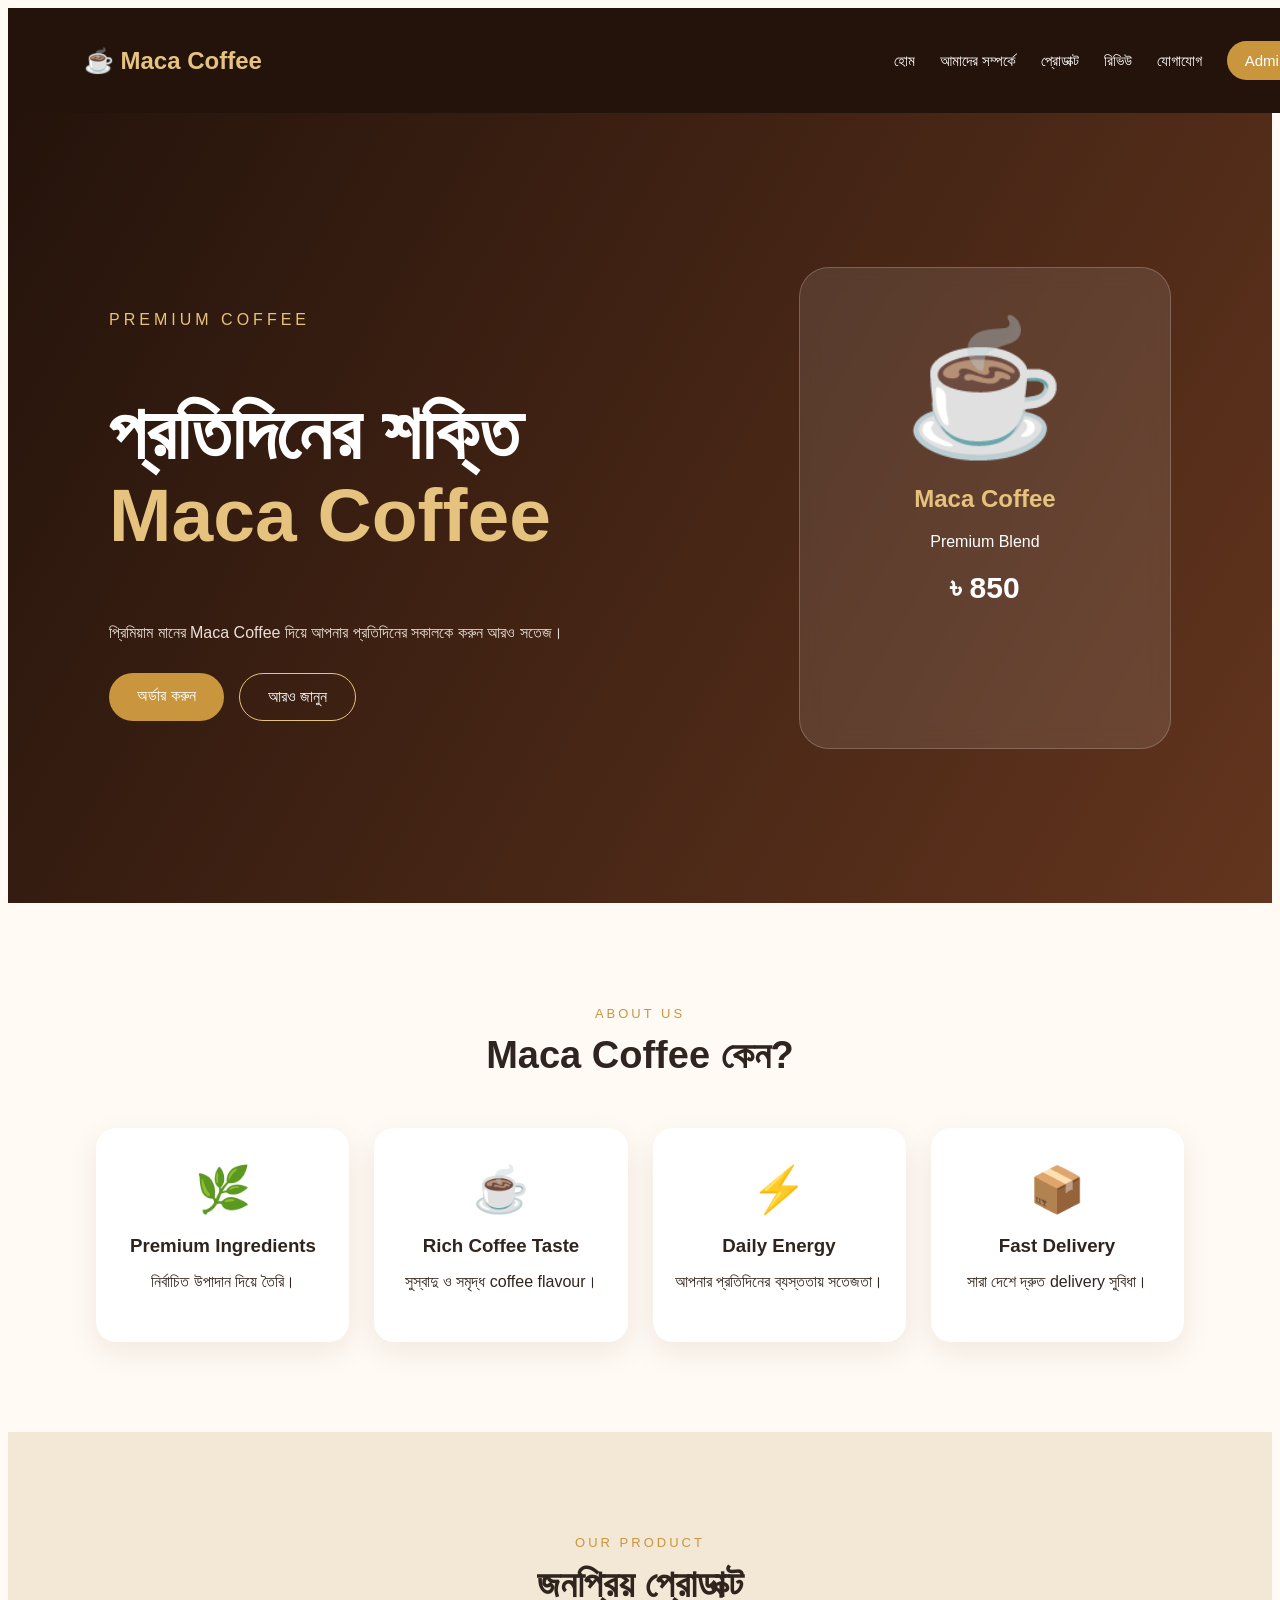
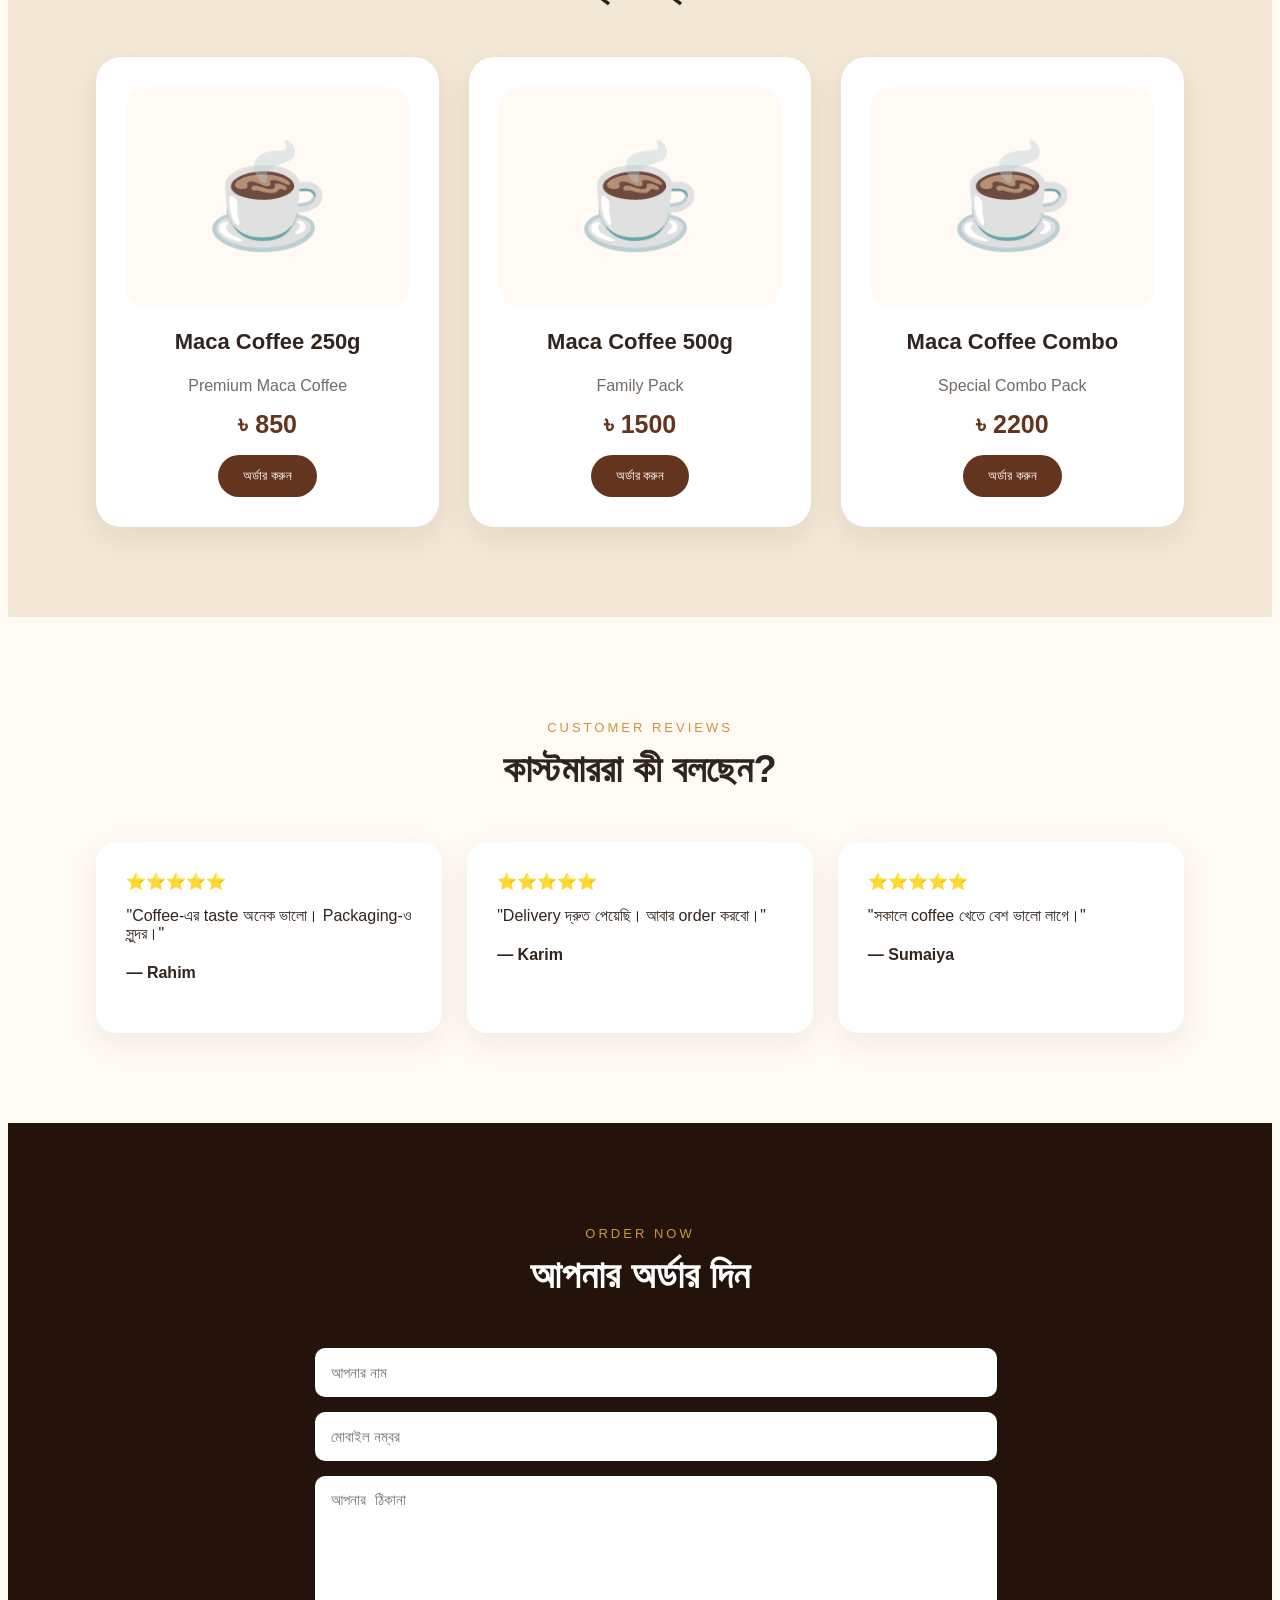
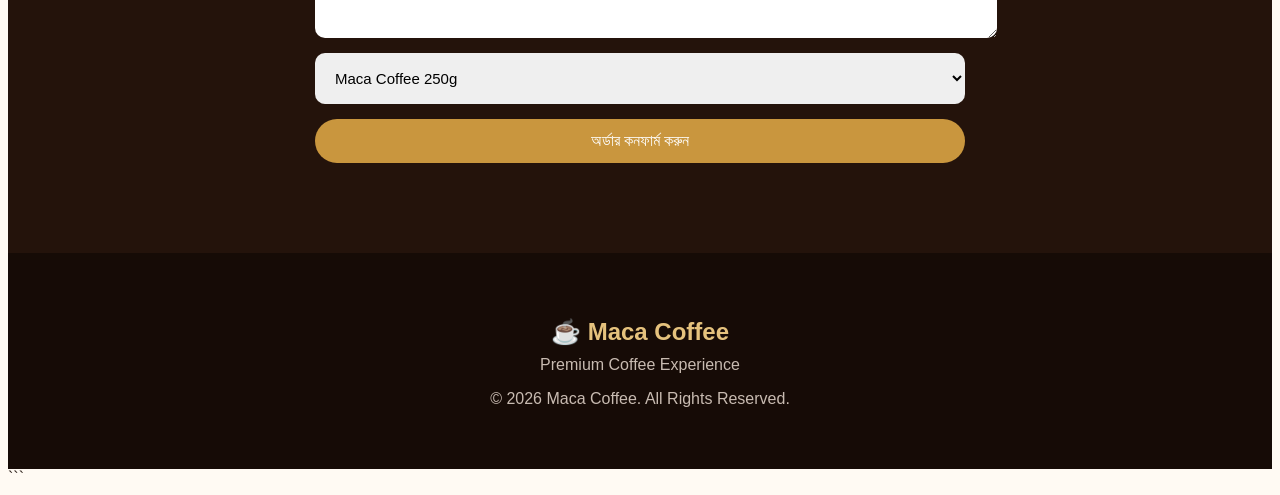
<file: index.html>
<!DOCTYPE html>
<html lang="bn">
<head>
    <meta charset="UTF-8">
    <meta name="viewport" content="width=device-width, initial-scale=1.0">
    <title>Maca Coffee | Premium Coffee</title>
    <link rel="stylesheet" href="style.css">
</head>

<body>

<header class="header">
    <div class="logo">☕ <span>Maca Coffee</span></div>

    <nav>
        <a href="#home">হোম</a>
        <a href="#about">আমাদের সম্পর্কে</a>
        <a href="#product">প্রোডাক্ট</a>
        <a href="#review">রিভিউ</a>
        <a href="#contact">যোগাযোগ</a>
        <a href="admin.html" class="admin-btn">Admin Panel</a>
    </nav>
</header>

<section class="hero" id="home">
    <div class="hero-content">
        <p class="small-title">PREMIUM COFFEE</p>

        <h1>
            প্রতিদিনের শক্তি<br>
            <span>Maca Coffee</span>
        </h1>

        <p>
            প্রিমিয়াম মানের Maca Coffee দিয়ে
            আপনার প্রতিদিনের সকালকে করুন আরও সতেজ।
        </p>

        <div class="hero-buttons">
            <a href="#product" class="main-btn">অর্ডার করুন</a>
            <a href="#about" class="outline-btn">আরও জানুন</a>
        </div>
    </div>

    <div class="coffee-card">
        <div class="cup">☕</div>
        <h2>Maca Coffee</h2>
        <p>Premium Blend</p>
        <strong>৳ 850</strong>
    </div>
</section>


<section class="section" id="about">
    <div class="section-title">
        <p>ABOUT US</p>
        <h2>Maca Coffee কেন?</h2>
    </div>

    <div class="features">

        <div class="feature">
            <div>🌿</div>
            <h3>Premium Ingredients</h3>
            <p>নির্বাচিত উপাদান দিয়ে তৈরি।</p>
        </div>

        <div class="feature">
            <div>☕</div>
            <h3>Rich Coffee Taste</h3>
            <p>সুস্বাদু ও সমৃদ্ধ coffee flavour।</p>
        </div>

        <div class="feature">
            <div>⚡</div>
            <h3>Daily Energy</h3>
            <p>আপনার প্রতিদিনের ব্যস্ততায় সতেজতা।</p>
        </div>

        <div class="feature">
            <div>📦</div>
            <h3>Fast Delivery</h3>
            <p>সারা দেশে দ্রুত delivery সুবিধা।</p>
        </div>

    </div>
</section>


<section class="product-section" id="product">

    <div class="section-title">
        <p>OUR PRODUCT</p>
        <h2>জনপ্রিয় প্রোডাক্ট</h2>
    </div>

    <div class="products">

        <div class="product">
            <div class="product-img">☕</div>

            <h3>Maca Coffee 250g</h3>

            <p>
                Premium Maca Coffee
            </p>

            <strong>৳ 850</strong>

            <button onclick="orderProduct('Maca Coffee 250g')">
                অর্ডার করুন
            </button>
        </div>


        <div class="product">
            <div class="product-img">☕</div>

            <h3>Maca Coffee 500g</h3>

            <p>
                Family Pack
            </p>

            <strong>৳ 1500</strong>

            <button onclick="orderProduct('Maca Coffee 500g')">
                অর্ডার করুন
            </button>
        </div>


        <div class="product">
            <div class="product-img">☕</div>

            <h3>Maca Coffee Combo</h3>

            <p>
                Special Combo Pack
            </p>

            <strong>৳ 2200</strong>

            <button onclick="orderProduct('Maca Coffee Combo')">
                অর্ডার করুন
            </button>
        </div>

    </div>
</section>


<section class="reviews" id="review">

    <div class="section-title">
        <p>CUSTOMER REVIEWS</p>
        <h2>কাস্টমাররা কী বলছেন?</h2>
    </div>

    <div class="review-grid">

        <div class="review">
            <div>⭐⭐⭐⭐⭐</div>
            <p>
                "Coffee-এর taste অনেক ভালো। Packaging-ও সুন্দর।"
            </p>
            <h4>— Rahim</h4>
        </div>

        <div class="review">
            <div>⭐⭐⭐⭐⭐</div>
            <p>
                "Delivery দ্রুত পেয়েছি। আবার order করবো।"
            </p>
            <h4>— Karim</h4>
        </div>

        <div class="review">
            <div>⭐⭐⭐⭐⭐</div>
            <p>
                "সকালে coffee খেতে বেশ ভালো লাগে।"
            </p>
            <h4>— Sumaiya</h4>
        </div>

    </div>
</section>


<section class="order-section" id="contact">

    <div class="section-title">
        <p>ORDER NOW</p>
        <h2>আপনার অর্ডার দিন</h2>
    </div>

    <form id="orderForm">

        <input
            type="text"
            id="customerName"
            placeholder="আপনার নাম"
            required
        >

        <input
            type="tel"
            id="customerPhone"
            placeholder="মোবাইল নম্বর"
            required
        >

        <textarea
            id="customerAddress"
            placeholder="আপনার ঠিকানা"
            required
        ></textarea>

        <select id="customerProduct">
            <option>Maca Coffee 250g</option>
            <option>Maca Coffee 500g</option>
            <option>Maca Coffee Combo</option>
        </select>

        <button type="submit">
            অর্ডার কনফার্ম করুন
        </button>

    </form>

</section>


<footer>
    <h2>☕ Maca Coffee</h2>
    <p>Premium Coffee Experience</p>
    <p>© 2026 Maca Coffee. All Rights Reserved.</p>
</footer>


<script>

function orderProduct(productName) {

    document.getElementById("customerProduct").value = productName;

    document
        .getElementById("contact")
        .scrollIntoView({
            behavior: "smooth"
        });
}


document
    .getElementById("orderForm")
    .addEventListener("submit", function(event) {

        event.preventDefault();

        const order = {

            name:
                document.getElementById("customerName").value,

            phone:
                document.getElementById("customerPhone").value,

            address:
                document.getElementById("customerAddress").value,

            product:
                document.getElementById("customerProduct").value,

            date:
                new Date().toLocaleString()

        };


        let orders =
            JSON.parse(
                localStorage.getItem("macaOrders")
            ) || [];


        orders.push(order);


        localStorage.setItem(
            "macaOrders",
            JSON.stringify(orders)
        );


        alert(
            "আপনার অর্ডার সফলভাবে গ্রহণ করা হয়েছে!"
        );


        this.reset();

    });

</script>

</body>
</html>
```
</file>
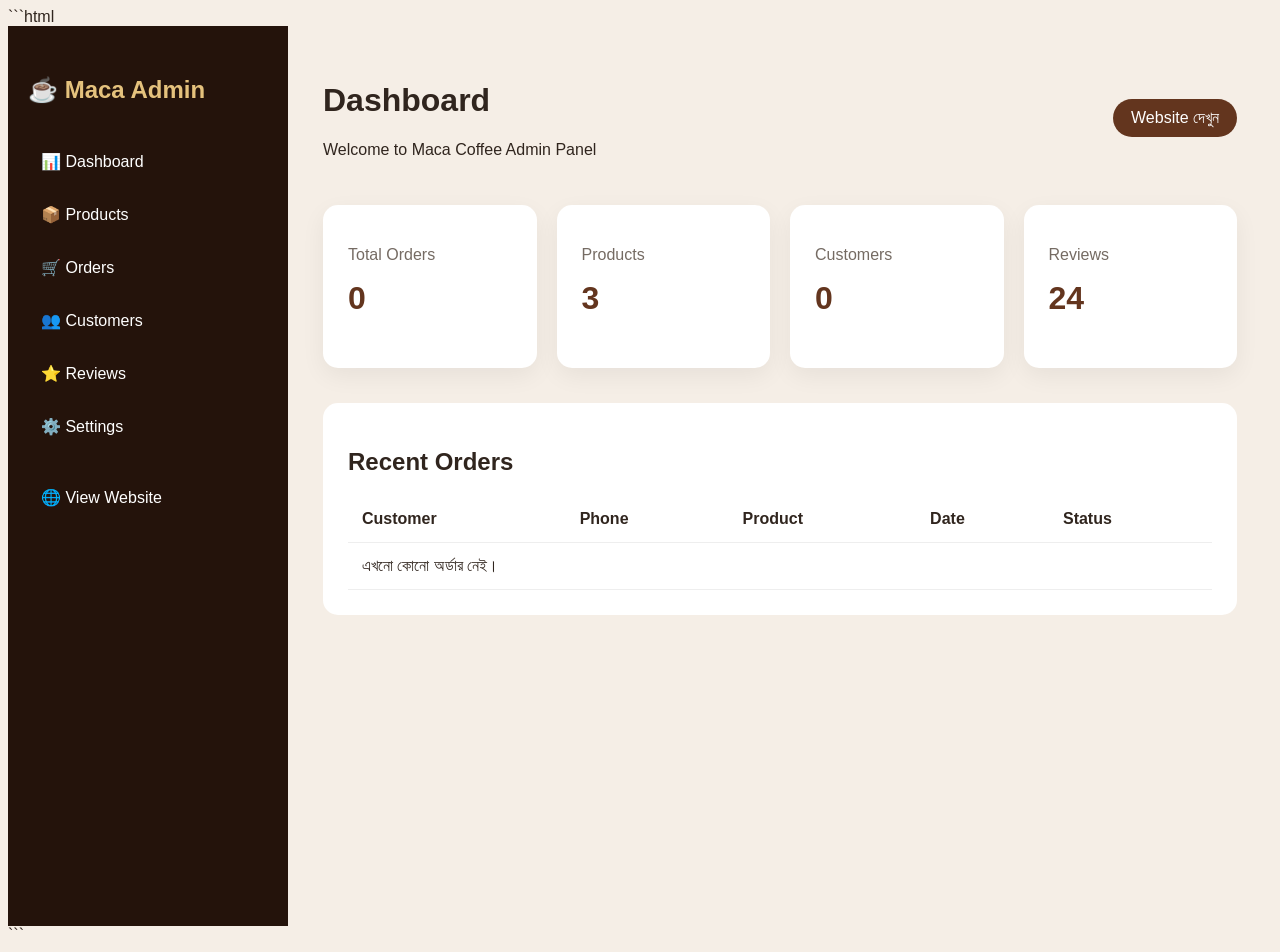
<file: admin.html>
```html
<!DOCTYPE html>
<html lang="bn">
<head>

<meta charset="UTF-8">

<meta name="viewport"
      content="width=device-width, initial-scale=1.0">

<title>Maca Coffee Admin</title>

<link rel="stylesheet" href="style.css">

<style>

body {
    background: #f5eee6;
}

.admin-layout {
    min-height: 100vh;
    display: flex;
}

.sidebar {
    width: 240px;
    background: #24130b;
    color: white;
    padding: 30px 20px;
}

.sidebar h2 {
    color: #e5c27d;
    margin-bottom: 35px;
}

.sidebar a {
    display: block;
    padding: 13px;
    margin-bottom: 8px;
    color: white;
    text-decoration: none;
    border-radius: 8px;
}

.sidebar a:hover {
    background: #63351e;
}

.admin-main {
    flex: 1;
    padding: 35px;
}

.admin-header {
    display: flex;
    justify-content: space-between;
    align-items: center;
    margin-bottom: 30px;
}

.view-site {
    background: #63351e;
    color: white;
    padding: 10px 18px;
    border-radius: 20px;
    text-decoration: none;
}

.stats {
    display: grid;
    grid-template-columns: repeat(4, 1fr);
    gap: 20px;
}

.stat {
    background: white;
    padding: 25px;
    border-radius: 15px;
    box-shadow: 0 8px 25px rgba(0,0,0,.06);
}

.stat p {
    color: #756b63;
}

.stat h2 {
    margin-top: 10px;
    color: #63351e;
    font-size: 32px;
}

.orders {
    margin-top: 35px;
    background: white;
    padding: 25px;
    border-radius: 15px;
    overflow-x: auto;
}

.orders table {
    width: 100%;
    border-collapse: collapse;
    margin-top: 20px;
}

.orders th,
.orders td {
    padding: 14px;
    border-bottom: 1px solid #eee;
    text-align: left;
}

.status {
    padding: 6px 12px;
    background: #f3e7d5;
    border-radius: 20px;
    color: #63351e;
}

@media(max-width: 800px) {

    .sidebar {
        width: 180px;
    }

    .stats {
        grid-template-columns: repeat(2, 1fr);
    }

}

@media(max-width: 600px) {

    .admin-layout {
        display: block;
    }

    .sidebar {
        width: 100%;
    }

    .admin-main {
        padding: 20px;
    }

    .stats {
        grid-template-columns: 1fr;
    }

}

</style>

</head>


<body>

<div class="admin-layout">

    <aside class="sidebar">

        <h2>☕ Maca Admin</h2>

        <a href="#">📊 Dashboard</a>
        <a href="#">📦 Products</a>
        <a href="#">🛒 Orders</a>
        <a href="#">👥 Customers</a>
        <a href="#">⭐ Reviews</a>
        <a href="#">⚙️ Settings</a>

        <br>

        <a href="index.html">
            🌐 View Website
        </a>

    </aside>


    <main class="admin-main">

        <div class="admin-header">

            <div>
                <h1>Dashboard</h1>
                <p>Welcome to Maca Coffee Admin Panel</p>
            </div>

            <a
                href="index.html"
                class="view-site">
                Website দেখুন
            </a>

        </div>


        <div class="stats">

            <div class="stat">
                <p>Total Orders</p>
                <h2 id="totalOrders">0</h2>
            </div>

            <div class="stat">
                <p>Products</p>
                <h2>3</h2>
            </div>

            <div class="stat">
                <p>Customers</p>
                <h2 id="totalCustomers">0</h2>
            </div>

            <div class="stat">
                <p>Reviews</p>
                <h2>24</h2>
            </div>

        </div>


        <div class="orders">

            <h2>Recent Orders</h2>

            <table>

                <thead>

                    <tr>
                        <th>Customer</th>
                        <th>Phone</th>
                        <th>Product</th>
                        <th>Date</th>
                        <th>Status</th>
                    </tr>

                </thead>

                <tbody id="orderTable">

                </tbody>

            </table>

        </div>

    </main>

</div>


<script>

const orders =
    JSON.parse(
        localStorage.getItem("macaOrders")
    ) || [];


document.getElementById(
    "totalOrders"
).innerText = orders.length;


const customers =
    [...new Set(
        orders.map(order => order.phone)
    )];


document.getElementById(
    "totalCustomers"
).innerText = customers.length;


const table =
    document.getElementById("orderTable");


if (orders.length === 0) {

    table.innerHTML = `
        <tr>
            <td colspan="5">
                এখনো কোনো অর্ডার নেই।
            </td>
        </tr>
    `;

} else {

    orders.slice().reverse().forEach(order => {

        table.innerHTML += `

        <tr>

            <td>${order.name}</td>

            <td>${order.phone}</td>

            <td>${order.product}</td>

            <td>${order.date}</td>

            <td>
                <span class="status">
                    New
                </span>
            </td>

        </tr>

        `;

    });

}

</script>

</body>
</html>
```
</file>
<file: style.css>
```css
* {
    margin: 0;
    padding: 0;
    box-sizing: border-box;
}

html {
    scroll-behavior: smooth;
}

body {
    font-family: Arial, sans-serif;
    color: #30251e;
    background: #fffaf3;
}

.header {
    width: 100%;
    min-height: 75px;
    padding: 15px 6%;
    display: flex;
    align-items: center;
    justify-content: space-between;
    background: #24130b;
    position: sticky;
    top: 0;
    z-index: 100;
}

.logo {
    color: #e5c27d;
    font-size: 24px;
    font-weight: bold;
}

.header nav {
    display: flex;
    align-items: center;
    gap: 25px;
}

.header nav a {
    color: white;
    text-decoration: none;
    font-size: 15px;
}

.admin-btn {
    background: #c9963e;
    padding: 11px 18px;
    border-radius: 25px;
}


/* HERO */

.hero {
    min-height: 650px;
    padding: 70px 8%;
    display: flex;
    align-items: center;
    justify-content: space-between;
    gap: 50px;

    background:
        linear-gradient(
            120deg,
            #24130b,
            #63351e
        );

    color: white;
}

.hero-content {
    max-width: 650px;
}

.small-title {
    color: #e5c27d;
    letter-spacing: 4px;
    margin-bottom: 20px;
}

.hero h1 {
    font-size: clamp(42px, 6vw, 75px);
    line-height: 1.1;
}

.hero h1 span {
    color: #e5c27d;
}

.hero-content > p:not(.small-title) {
    margin: 25px 0;
    line-height: 1.8;
    color: #eadfd6;
}

.hero-buttons {
    display: flex;
    gap: 15px;
}

.main-btn,
.outline-btn {
    display: inline-block;
    padding: 14px 28px;
    border-radius: 30px;
    text-decoration: none;
}

.main-btn {
    background: #c9963e;
    color: white;
}

.outline-btn {
    border: 1px solid #e5c27d;
    color: white;
}

.coffee-card {
    width: 320px;
    min-height: 390px;
    padding: 45px 25px;
    text-align: center;
    border-radius: 30px;
    background: rgba(255,255,255,.1);
    border: 1px solid rgba(255,255,255,.2);
    backdrop-filter: blur(10px);
}

.cup {
    font-size: 130px;
    margin-bottom: 20px;
}

.coffee-card h2 {
    color: #e5c27d;
}

.coffee-card p {
    margin: 10px 0 20px;
}

.coffee-card strong {
    font-size: 30px;
}


/* SECTIONS */

.section,
.product-section,
.reviews,
.order-section {
    padding: 90px 7%;
}

.section-title {
    text-align: center;
    margin-bottom: 50px;
}

.section-title p {
    color: #c9963e;
    letter-spacing: 3px;
    font-size: 13px;
}

.section-title h2 {
    margin-top: 10px;
    font-size: 38px;
}


/* FEATURES */

.features {
    display: grid;
    grid-template-columns: repeat(4, 1fr);
    gap: 25px;
}

.feature {
    padding: 35px 20px;
    text-align: center;
    background: white;
    border-radius: 20px;
    box-shadow: 0 10px 30px rgba(50,30,10,.08);
}

.feature div {
    font-size: 45px;
    margin-bottom: 15px;
}

.feature h3 {
    margin-bottom: 10px;
}


/* PRODUCTS */

.product-section {
    background: #f3e7d5;
}

.products {
    display: grid;
    grid-template-columns: repeat(3, 1fr);
    gap: 30px;
}

.product {
    background: white;
    padding: 30px;
    text-align: center;
    border-radius: 25px;
    box-shadow: 0 10px 30px rgba(50,30,10,.08);
}

.product-img {
    height: 220px;
    display: grid;
    place-items: center;
    font-size: 100px;
    background: #fffaf3;
    border-radius: 20px;
    margin-bottom: 20px;
}

.product h3 {
    font-size: 22px;
}

.product p {
    margin: 10px 0;
    color: #756b63;
}

.product strong {
    display: block;
    font-size: 25px;
    color: #63351e;
    margin: 15px;
}

.product button,
.order-section button {
    border: 0;
    background: #63351e;
    color: white;
    padding: 13px 25px;
    border-radius: 25px;
    cursor: pointer;
}


/* REVIEWS */

.review-grid {
    display: grid;
    grid-template-columns: repeat(3, 1fr);
    gap: 25px;
}

.review {
    padding: 30px;
    background: white;
    border-radius: 20px;
    box-shadow: 0 10px 30px rgba(50,30,10,.07);
}

.review > div {
    color: #c9963e;
    margin-bottom: 15px;
}


/* ORDER */

.order-section {
    background: #24130b;
    color: white;
}

.order-section form {
    max-width: 650px;
    margin: auto;
    display: grid;
    gap: 15px;
}

.order-section input,
.order-section textarea,
.order-section select {
    width: 100%;
    padding: 16px;
    border: 0;
    outline: none;
    border-radius: 10px;
    font-size: 15px;
}

.order-section textarea {
    min-height: 130px;
}

.order-section button {
    background: #c9963e;
    font-size: 16px;
}


/* FOOTER */

footer {
    text-align: center;
    padding: 45px 20px;
    background: #160b06;
    color: white;
}

footer h2 {
    color: #e5c27d;
    margin-bottom: 10px;
}

footer p {
    margin-top: 8px;
    color: #c8bbb1;
}


/* MOBILE */

@media (max-width: 900px) {

    .header {
        flex-direction: column;
        gap: 15px;
    }

    .header nav {
        flex-wrap: wrap;
        justify-content: center;
        gap: 12px;
    }

    .hero {
        flex-direction: column;
        text-align: center;
    }

    .hero-buttons {
        justify-content: center;
    }

    .features {
        grid-template-columns: repeat(2, 1fr);
    }

    .products {
        grid-template-columns: 1fr;
    }

    .review-grid {
        grid-template-columns: 1fr;
    }

}


@media (max-width: 600px) {

    .header {
        padding: 15px;
    }

    .header nav a {
        font-size: 13px;
    }

    .hero {
        padding: 55px 20px;
    }

    .coffee-card {
        width: 100%;
    }

    .features {
        grid-template-columns: 1fr;
    }

    .section,
    .product-section,
    .reviews,
    .order-section {
        padding: 60px 20px;
    }

    .section-title h2 {
        font-size: 30px;
    }

}
```
</file>
